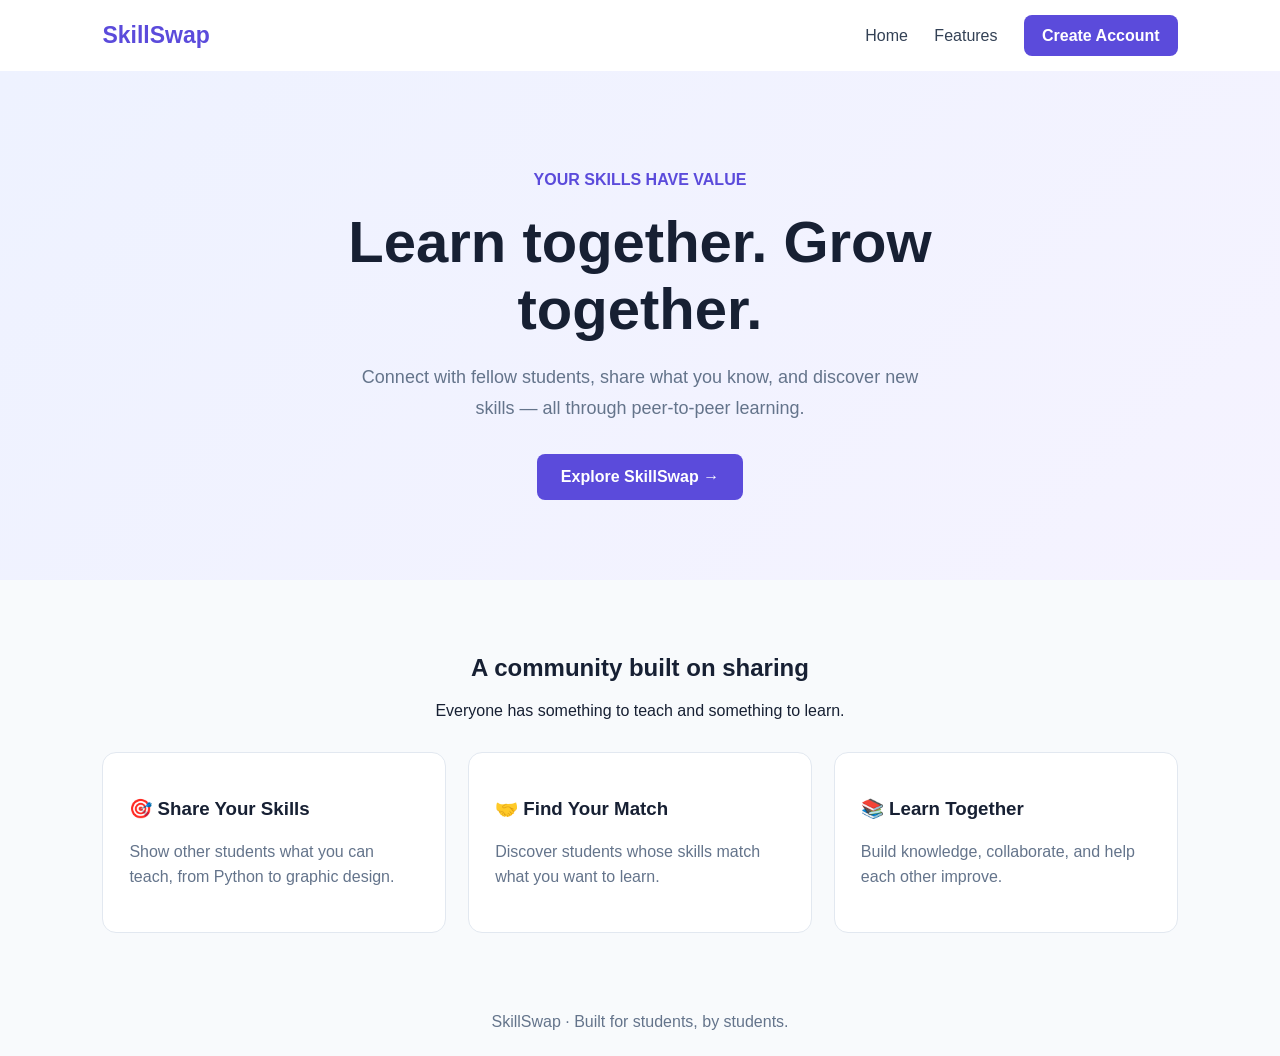
<file: templates/index.html>
<!DOCTYPE html>
<html lang="en">
<head>
    <meta charset="UTF-8">
    <meta name="viewport" content="width=device-width, initial-scale=1.0">
    <title>SkillSwap | Student Skill Exchange</title>
    <style>
        * {
            box-sizing: border-box;
        }

            
        body
             {
            margin: 0;
            font-family: Arial, sans-serif;
            background: #f8fafc;
            color: #172033;
        }

        nav {
            display: flex;
            justify-content: space-between;
            align-items: center;
            padding: 22px 8%;
            background: white;
        }

        .logo {
            font-size: 23px;
            font-weight: bold;
            color: #5b4bdb;
        }

        
nav a {
    text-decoration: none;
    color: #334155;
    margin-left: 22px;
}

nav .nav-button {
    background: #5b4bdb;
    color: white;
    padding: 12px 18px;
    border-radius: 8px;
    font-weight: bold;
}

        

        .hero {
            text-align: center;
            padding: 100px 20px 80px;
            background: linear-gradient(135deg, #eef2ff, #f5f3ff);
        }

        .tag {
            color: #5b4bdb;
            font-weight: bold;
        }

        h1 {
            font-size: clamp(36px, 5vw, 58px);
            max-width: 800px;
            margin: 20px auto;
            line-height: 1.15;
        }

        .hero p {
            color: #64748b;
            font-size: 18px;
            line-height: 1.7;
            max-width: 600px;
            margin: 0 auto 30px;
        }

        .btn {
            display: inline-block;
            background: #5b4bdb;
            color: white;
            padding: 14px 24px;
            border-radius: 8px;
            text-decoration: none;
            font-weight: bold;
        }

        .features {
            padding: 55px 8%;
            text-align: center;
        }

        .cards {
            display: grid;
            grid-template-columns: repeat(auto-fit, minmax(220px, 1fr));
            gap: 22px;
            margin-top: 32px;
            text-align: left;
        }

        .card {
            background: white;
            padding: 26px;
            border: 1px solid #e2e8f0;
            border-radius: 14px;
        }

        .card p {
            color: #64748b;
            line-height: 1.6;
        }

        footer {
            text-align: center;
            padding: 25px;
            color: #64748b;
        }
    </style>
</head>
<body>
    
<nav>
    <div class="logo">SkillSwap</div>

    <div>
        <a href="/">Home</a>
        <a href="#features">Features</a>
        <a href="/register" class="nav-button">Create Account</a>
    </div>
</nav>


    <section class="hero">
        <div class="tag">YOUR SKILLS HAVE VALUE</div>

        <h1>Learn together. Grow together.</h1>

        <p>
            Connect with fellow students, share what you know,
            and discover new skills — all through peer-to-peer learning.
        </p>

        <a class="btn" href="#features">Explore SkillSwap →</a>
    </section>

    <section class="features" id="features">
        <h2>A community built on sharing</h2>
        <p>Everyone has something to teach and something to learn.</p>

        <div class="cards">
            <div class="card">
                <h3>🎯 Share Your Skills</h3>
                <p>Show other students what you can teach, from Python to graphic design.</p>
            </div>

            <div class="card">
                <h3>🤝 Find Your Match</h3>
                <p>Discover students whose skills match what you want to learn.</p>
            </div>

            <div class="card">
                <h3>📚 Learn Together</h3>
                <p>Build knowledge, collaborate, and help each other improve.</p>
            </div>
        </div>
    </section>

    <footer>
        SkillSwap · Built for students, by students.
    </footer>
</body>
</html>
</file>
